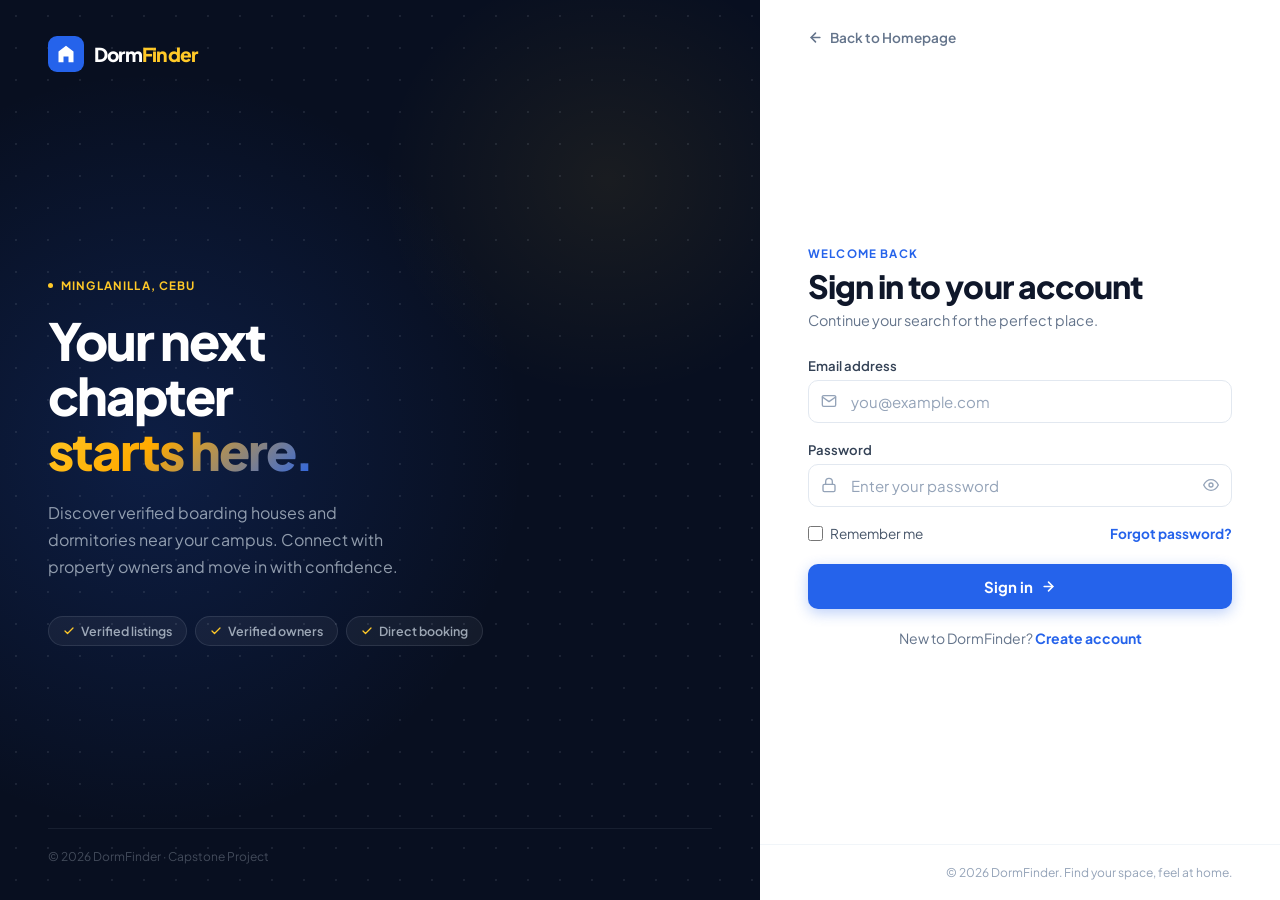
<file: signin.html>
<!DOCTYPE html>
<html lang="en">
<head>
  <meta charset="UTF-8">
  <meta name="viewport" content="width=device-width, initial-scale=1.0">
  <title>Sign In — DormFinder</title>

  <link rel="preconnect" href="https://fonts.googleapis.com">
  <link rel="preconnect" href="https://fonts.gstatic.com" crossorigin>
  <link href="https://fonts.googleapis.com/css2?family=Plus+Jakarta+Sans:wght@400;500;600;700;800&display=swap" rel="stylesheet">
  <style>
    *, *::before, *::after { box-sizing: border-box; margin: 0; padding: 0; }
    body { font-family: 'Plus Jakarta Sans', sans-serif; min-height: 100vh; display: flex; background: #080F20; color: #fff; }
    .left { flex: 1; min-height: 100vh; background: #080F20; display: flex; flex-direction: column; padding: 36px 48px; position: relative; overflow: hidden; }
    .left::before { content: ''; position: absolute; inset: 0; background: radial-gradient(ellipse 70% 60% at 20% 50%, rgba(37,99,235,0.18) 0%, transparent 70%), radial-gradient(ellipse 50% 40% at 80% 20%, rgba(255,201,40,0.07) 0%, transparent 60%); pointer-events: none; z-index: 0; }
    .left::after { content: ''; position: absolute; inset: 0; background-image: radial-gradient(circle, rgba(203,213,225,0.1) 1px, transparent 1px); background-size: 32px 32px; pointer-events: none; z-index: 0; }
    .left > * { position: relative; z-index: 1; }
    .left-logo { display: flex; align-items: center; gap: 10px; text-decoration: none; }
    .left-logo-mark { width: 36px; height: 36px; background: #2563EB; border-radius: 9px; display: flex; align-items: center; justify-content: center; flex-shrink: 0; }
    .left-logo-text { font-size: 1.2rem; font-weight: 800; color: #fff; letter-spacing: -0.04em; }
    .left-logo-text .gold { color: #FFC928; }
    .left-body { flex: 1; display: flex; flex-direction: column; justify-content: center; padding: 48px 0 24px; max-width: 440px; }
    .left-eyebrow { display: inline-flex; align-items: center; gap: 8px; font-size: 0.72rem; font-weight: 700; letter-spacing: 0.1em; text-transform: uppercase; color: #FFC928; margin-bottom: 20px; }
    .left-eyebrow .dot { width: 5px; height: 5px; border-radius: 50%; background: #FFC928; }
    .left-headline { font-size: clamp(2.4rem, 4vw, 3.4rem); font-weight: 800; line-height: 1.08; letter-spacing: -0.04em; margin-bottom: 20px; }
    .left-headline .grad { background: linear-gradient(135deg, #FFC928 0%, #FFAA00 40%, #2563EB 100%); -webkit-background-clip: text; -webkit-text-fill-color: transparent; background-clip: text; }
    .left-desc { font-size: 1rem; color: rgba(203,213,225,0.7); line-height: 1.7; max-width: 360px; margin-bottom: 36px; }
    .left-chips { display: flex; flex-wrap: wrap; gap: 8px; }
    .chip { display: inline-flex; align-items: center; gap: 6px; padding: 6px 14px; border-radius: 100px; font-size: 0.78rem; font-weight: 600; background: rgba(255,255,255,0.05); border: 1px solid rgba(203,213,225,0.12); color: rgba(203,213,225,0.75); }
    .chip svg { color: #FFC928; flex-shrink: 0; }
    .left-footer { font-size: 0.75rem; color: rgba(203,213,225,0.3); border-top: 1px solid rgba(203,213,225,0.08); padding-top: 20px; }
    .right { width: 520px; min-height: 100vh; background: #fff; display: flex; flex-direction: column; position: relative; flex-shrink: 0; overflow-y: auto; }
    .right-top { padding: 28px 48px 0; flex-shrink: 0; }
    .back-link { display: inline-flex; align-items: center; gap: 7px; font-size: 0.85rem; font-weight: 600; color: #64748b; text-decoration: none; transition: color 0.15s; }
    .back-link:hover { color: #0f172a; }
    .back-link svg { flex-shrink: 0; }
    .right-body { flex: 1; display: flex; flex-direction: column; justify-content: center; padding: 32px 48px; }
    .form-eyebrow { font-size: 0.72rem; font-weight: 700; letter-spacing: 0.1em; text-transform: uppercase; color: #2563EB; margin-bottom: 8px; }
    .form-title { font-size: 2rem; font-weight: 800; color: #0f172a; letter-spacing: -0.03em; line-height: 1.1; margin-bottom: 6px; }
    .form-sub { font-size: 0.9rem; color: #64748b; margin-bottom: 28px; }
    .role-grid { display: grid; grid-template-columns: 1fr 1fr; gap: 10px; margin-bottom: 20px; }
    .role-option { position: relative; }
    .role-option input[type="radio"] { position: absolute; opacity: 0; width: 0; height: 0; }
    .role-card { border: 1.5px solid #e2e8f0; border-radius: 12px; padding: 14px 16px; cursor: pointer; transition: border-color 0.15s, background 0.15s, box-shadow 0.15s; background: #fff; display: flex; flex-direction: column; gap: 6px; }
    .role-card:hover { border-color: #2563EB; background: #f8faff; }
    .role-option input:checked + .role-card { border-color: #2563EB; background: #EFF6FF; box-shadow: 0 0 0 3px rgba(37,99,235,0.1); }
    .role-card-icon { width: 32px; height: 32px; border-radius: 8px; background: #f1f5f9; display: flex; align-items: center; justify-content: center; color: #2563EB; }
    .role-option input:checked + .role-card .role-card-icon { background: #DBEAFE; }
    .role-card strong { font-size: 0.875rem; font-weight: 700; color: #0f172a; }
    .role-card span { font-size: 0.775rem; color: #64748b; }
    .fg { margin-bottom: 18px; }
    .fg label { display: block; font-size: 0.82rem; font-weight: 600; color: #334155; margin-bottom: 6px; }
    .input-wrap { position: relative; display: flex; align-items: center; }
    .input-icon { position: absolute; left: 13px; color: #94a3b8; pointer-events: none; display: flex; }
    .input-wrap input { width: 100%; padding: 11px 42px; border: 1.5px solid #e2e8f0; border-radius: 10px; font-size: 0.9375rem; font-family: 'Plus Jakarta Sans', sans-serif; color: #0f172a; outline: none; transition: border-color 0.15s, box-shadow 0.15s; background: #fff; }
    .input-wrap input::placeholder { color: #94a3b8; }
    .input-wrap input:focus { border-color: #2563EB; box-shadow: 0 0 0 3px rgba(37,99,235,0.12); }
    .input-wrap input.error-state { border-color: #ef4444; box-shadow: 0 0 0 3px rgba(239,68,68,0.1); }
    .pw-toggle { position: absolute; right: 13px; color: #94a3b8; cursor: pointer; display: flex; transition: color 0.15s; background: none; border: none; padding: 0; }
    .pw-toggle:hover { color: #475569; }
    .form-options { display: flex; align-items: center; justify-content: space-between; margin-bottom: 22px; font-size: 0.85rem; }
    .remember { display: flex; align-items: center; gap: 7px; color: #475569; cursor: pointer; user-select: none; }
    .remember input[type="checkbox"] { width: 15px; height: 15px; border-radius: 4px; accent-color: #2563EB; cursor: pointer; }
    .forgot { color: #2563EB; text-decoration: none; font-weight: 700; font-size: 0.85rem; }
    .forgot:hover { text-decoration: underline; }
    .terms-row { margin-bottom: 18px; }
    .terms-label { display: flex; align-items: flex-start; gap: 8px; font-size: 0.84rem; color: #475569; cursor: pointer; line-height: 1.5; }
    .terms-label input[type="checkbox"] { width: 15px; height: 15px; margin-top: 2px; border-radius: 4px; accent-color: #2563EB; flex-shrink: 0; cursor: pointer; }
    .terms-label a { color: #2563EB; font-weight: 700; text-decoration: none; }
    .terms-label a:hover { text-decoration: underline; }
    .form-error { display: none; align-items: center; gap: 10px; padding: 11px 14px; background: #fef2f2; border: 1px solid #fecaca; border-radius: 9px; margin-bottom: 16px; font-size: 0.85rem; font-weight: 600; color: #dc2626; }
    .form-error.show { display: flex; }
    .btn-submit { width: 100%; padding: 13px; background: #2563EB; color: #fff; border: none; border-radius: 10px; font-size: 0.9375rem; font-weight: 700; font-family: 'Plus Jakarta Sans', sans-serif; cursor: pointer; display: flex; align-items: center; justify-content: center; gap: 8px; box-shadow: 0 4px 14px rgba(37,99,235,0.3); transition: background 0.15s, transform 0.15s, box-shadow 0.15s, opacity 0.15s; position: relative; }
    .btn-submit:hover:not(:disabled) { background: #1d4ed8; transform: translateY(-1px); box-shadow: 0 6px 20px rgba(37,99,235,0.4); }
    .btn-submit:active:not(:disabled) { transform: translateY(0); }
    .btn-submit:disabled { opacity: 0.65; cursor: not-allowed; }
    .btn-spinner { display: none; width: 16px; height: 16px; border: 2px solid rgba(255,255,255,0.3); border-top-color: #fff; border-radius: 50%; animation: spin 0.6s linear infinite; }
    @keyframes spin { to { transform: rotate(360deg); } }
    .btn-submit.loading .btn-label { display: none; }
    .btn-submit.loading .btn-spinner { display: block; }
    .form-switch { text-align: center; margin-top: 20px; font-size: 0.875rem; color: #64748b; }
    .form-switch a { color: #2563EB; font-weight: 700; text-decoration: none; }
    .form-switch a:hover { text-decoration: underline; }
    .right-footer { padding: 20px 48px; text-align: right; font-size: 0.75rem; color: #94a3b8; border-top: 1px solid #f1f5f9; flex-shrink: 0; }
    @media (max-width: 900px) { .left { display: none; } .right { width: 100%; } }
  </style>
</head>
<body>

  <!-- LEFT BRAND PANEL -->
  <div class="left">
    <a class="left-logo" href="index.html">
      <div class="left-logo-mark">
        <svg width="20" height="20" viewBox="0 0 24 24" fill="white"><path d="M12 2L3 9v13h6v-7h6v7h6V9z"/></svg>
      </div>
      <span class="left-logo-text">Dorm<span class="gold">Finder</span></span>
    </a>

    <div class="left-body">
      <div class="left-eyebrow">
        <span class="dot"></span>
        Minglanilla, Cebu
      </div>

      <h1 class="left-headline">
        Your next<br/>
        chapter<br/>
        <span class="grad">starts here.</span>
      </h1>

      <p class="left-desc">
        Discover verified boarding houses and dormitories near your campus. Connect with property owners and move in with confidence.
      </p>

      <div class="left-chips">
        <span class="chip">
          <svg width="12" height="12" viewBox="0 0 24 24" fill="none" stroke="currentColor" stroke-width="2.5" stroke-linecap="round" stroke-linejoin="round"><polyline points="20 6 9 17 4 12"/></svg>
          Verified listings
        </span>
        <span class="chip">
          <svg width="12" height="12" viewBox="0 0 24 24" fill="none" stroke="currentColor" stroke-width="2.5" stroke-linecap="round" stroke-linejoin="round"><polyline points="20 6 9 17 4 12"/></svg>
          Verified owners
        </span>
        <span class="chip">
          <svg width="12" height="12" viewBox="0 0 24 24" fill="none" stroke="currentColor" stroke-width="2.5" stroke-linecap="round" stroke-linejoin="round"><polyline points="20 6 9 17 4 12"/></svg>
          Direct booking
        </span>
      </div>
    </div>

    <div class="left-footer">
      © 2026 DormFinder · Capstone Project
    </div>
  </div>

  <!-- RIGHT FORM PANEL -->
  <div class="right">
    <div class="right-top">
      <a class="back-link" href="index.html">
        <svg width="15" height="15" viewBox="0 0 24 24" fill="none" stroke="currentColor" stroke-width="2.5" stroke-linecap="round" stroke-linejoin="round"><line x1="19" y1="12" x2="5" y2="12"/><polyline points="12 19 5 12 12 5"/></svg>
        Back to Homepage
      </a>
    </div>

    <div class="right-body">
      <p class="form-eyebrow">Welcome back</p>
      <h2 class="form-title">Sign in to your account</h2>
      <p class="form-sub">Continue your search for the perfect place.</p>

      <!-- Error banner -->
      <div class="form-error" id="form-error" role="alert">
        <svg width="16" height="16" viewBox="0 0 24 24" fill="none" stroke="currentColor" stroke-width="2" stroke-linecap="round" stroke-linejoin="round"><circle cx="12" cy="12" r="10"/><line x1="12" y1="8" x2="12" y2="12"/><line x1="12" y1="16" x2="12.01" y2="16"/></svg>
        <span id="error-msg">Invalid email or password.</span>
      </div>

      <form id="signin-form" novalidate>
        <div class="fg">
          <label for="email">Email address</label>
          <div class="input-wrap">
            <span class="input-icon">
              <svg width="16" height="16" viewBox="0 0 24 24" fill="none" stroke="currentColor" stroke-width="2" stroke-linecap="round" stroke-linejoin="round"><rect x="2" y="4" width="20" height="16" rx="2"/><polyline points="22 6 12 13 2 6"/></svg>
            </span>
            <input type="email" id="email" name="email" placeholder="you@example.com" autocomplete="email" required>
          </div>
        </div>

        <div class="fg">
          <label for="password">Password</label>
          <div class="input-wrap">
            <span class="input-icon">
              <svg width="16" height="16" viewBox="0 0 24 24" fill="none" stroke="currentColor" stroke-width="2" stroke-linecap="round" stroke-linejoin="round"><rect x="3" y="11" width="18" height="11" rx="2" ry="2"/><path d="M7 11V7a5 5 0 0 1 10 0v4"/></svg>
            </span>
            <input type="password" id="password" name="password" placeholder="Enter your password" autocomplete="current-password" required>
            <button type="button" class="pw-toggle" id="toggle-pw" aria-label="Toggle password visibility">
              <svg id="eye-icon" width="16" height="16" viewBox="0 0 24 24" fill="none" stroke="currentColor" stroke-width="2" stroke-linecap="round" stroke-linejoin="round"><path d="M1 12s4-8 11-8 11 8 11 8-4 8-11 8-11-8-11-8z"/><circle cx="12" cy="12" r="3"/></svg>
            </button>
          </div>
        </div>

        <div class="form-options">
          <label class="remember">
            <input type="checkbox" name="remember">
            Remember me
          </label>
          <a href="#" class="forgot">Forgot password?</a>
        </div>

        <button type="submit" class="btn-submit" id="btn-submit">
          <span class="btn-label" style="display:flex;align-items:center;gap:8px">
            Sign in
            <svg width="15" height="15" viewBox="0 0 24 24" fill="none" stroke="currentColor" stroke-width="2.5" stroke-linecap="round" stroke-linejoin="round"><line x1="5" y1="12" x2="19" y2="12"/><polyline points="12 5 19 12 12 19"/></svg>
          </span>
          <span class="btn-spinner"></span>
        </button>
      </form>

      <p class="form-switch">
        New to DormFinder? <a href="signup.html">Create account</a>
      </p>
    </div>

    <div class="right-footer">
      © 2026 DormFinder. Find your space, feel at home.
    </div>
  </div>

  <script>
    // ── Password visibility toggle ────────────────────────
    const pwInput  = document.getElementById('password');
    const toggleBtn = document.getElementById('toggle-pw');
    const eyeIcon  = document.getElementById('eye-icon');

    const EYE_OPEN   = '<path d="M1 12s4-8 11-8 11 8 11 8-4 8-11 8-11-8-11-8z"/><circle cx="12" cy="12" r="3"/>';
    const EYE_CLOSED = '<path d="M17.94 17.94A10.07 10.07 0 0 1 12 20c-7 0-11-8-11-8a18.45 18.45 0 0 1 5.06-5.94"/><path d="M9.9 4.24A9.12 9.12 0 0 1 12 4c7 0 11 8 11 8a18.5 18.5 0 0 1-2.16 3.19"/><line x1="1" y1="1" x2="23" y2="23"/>';

    toggleBtn.addEventListener('click', () => {
      const isHidden = pwInput.type === 'password';
      pwInput.type = isHidden ? 'text' : 'password';
      eyeIcon.innerHTML = isHidden ? EYE_CLOSED : EYE_OPEN;
    });

    // ── Form submission ───────────────────────────────────
    const form      = document.getElementById('signin-form');
    const btn       = document.getElementById('btn-submit');
    const errorBox  = document.getElementById('form-error');
    const errorMsg  = document.getElementById('error-msg');
    let submitting  = false;

    function showError(msg) {
      errorMsg.textContent = msg;
      errorBox.classList.add('show');
    }
    function clearError() {
      errorBox.classList.remove('show');
      document.getElementById('email').classList.remove('error-state');
      document.getElementById('password').classList.remove('error-state');
    }

    form.addEventListener('submit', async function(e) {
      e.preventDefault();
      if (submitting) return;          // prevent duplicate submissions

      clearError();

      const email    = document.getElementById('email').value.trim();
      const password = document.getElementById('password').value;

      // Client-side validation
      if (!email) {
        document.getElementById('email').classList.add('error-state');
        showError('Please enter your email address.');
        return;
      }
      if (!password) {
        document.getElementById('password').classList.add('error-state');
        showError('Please enter your password.');
        return;
      }

      submitting = true;
      btn.classList.add('loading');
      btn.disabled = true;

      try {
        const response = await fetch('/api/signin', {
          method: 'POST',
          headers: { 'Content-Type': 'application/json' },
          body: JSON.stringify({ email, password })
        });

        const data = await response.json();

        if (response.ok && data.success) {
          localStorage.setItem('df_user', JSON.stringify(data.user));
          const routes = { owner: 'owner-dashboard.html', admin: 'admin-dashboard.html' };
          window.location.href = routes[data.user.role] || 'student-dashboard.html';
        } else {
          showError(data.message || 'Invalid email or password.');
          document.getElementById('email').classList.add('error-state');
          document.getElementById('password').classList.add('error-state');
          submitting = false;
          btn.classList.remove('loading');
          btn.disabled = false;
        }
      } catch (err) {
        showError('Could not connect to the server. Please try again.');
        submitting = false;
        btn.classList.remove('loading');
        btn.disabled = false;
      }
    });

    // Clear error styling on input
    ['email','password'].forEach(id => {
      document.getElementById(id).addEventListener('input', () => {
        document.getElementById(id).classList.remove('error-state');
        if (!document.querySelector('.input-wrap input.error-state')) clearError();
      });
    });
  </script>
</body>
</html>
</file>
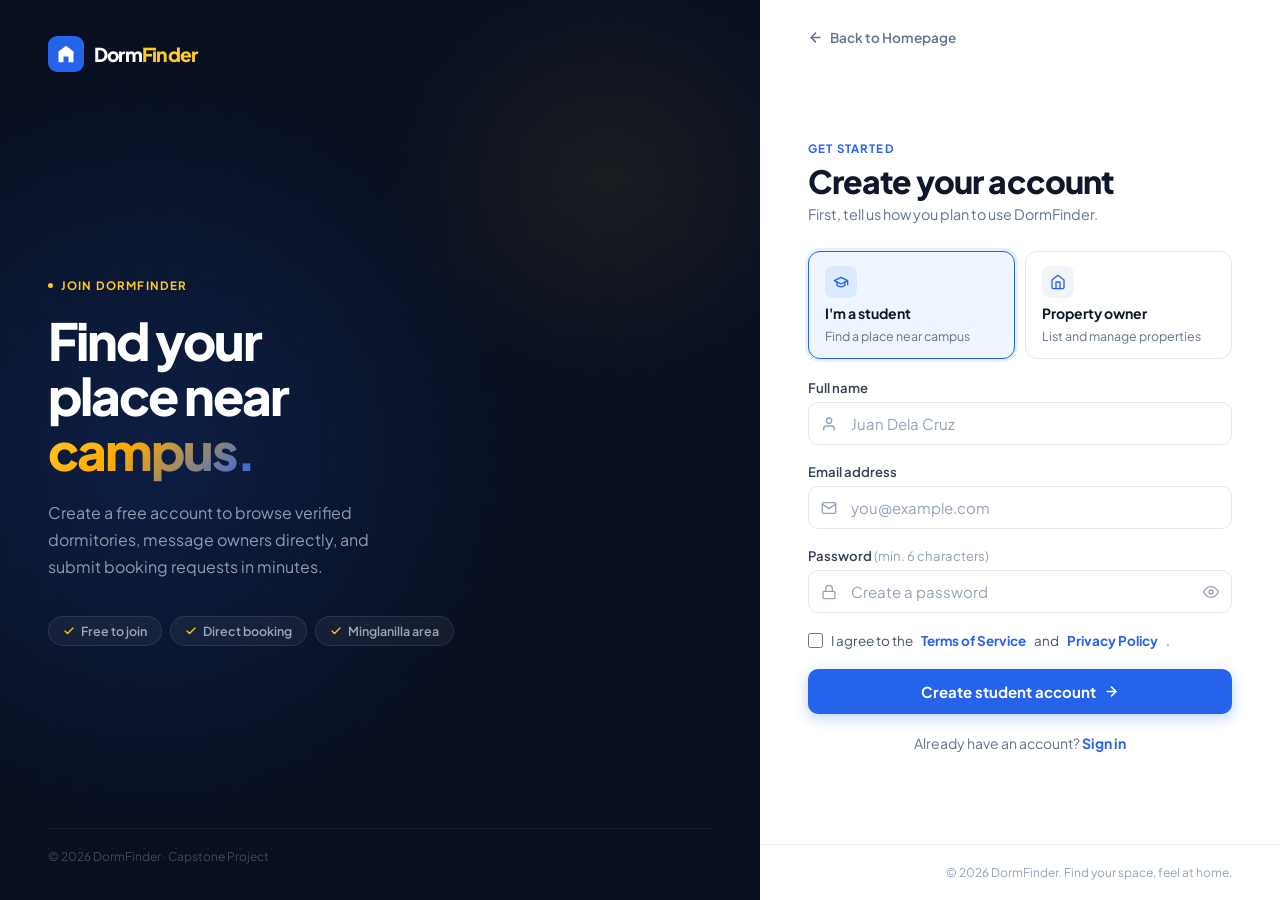
<file: signup.html>
<!DOCTYPE html>
<html lang="en">
<head>
  <meta charset="UTF-8">
  <meta name="viewport" content="width=device-width, initial-scale=1.0">
  <title>Create Account — DormFinder</title>

  <link rel="preconnect" href="https://fonts.googleapis.com">
  <link rel="preconnect" href="https://fonts.gstatic.com" crossorigin>
  <link href="https://fonts.googleapis.com/css2?family=Plus+Jakarta+Sans:wght@400;500;600;700;800&display=swap" rel="stylesheet">
  <style>
    *, *::before, *::after { box-sizing: border-box; margin: 0; padding: 0; }
    body { font-family: 'Plus Jakarta Sans', sans-serif; min-height: 100vh; display: flex; background: #080F20; color: #fff; }
    .left { flex: 1; min-height: 100vh; background: #080F20; display: flex; flex-direction: column; padding: 36px 48px; position: relative; overflow: hidden; }
    .left::before { content: ''; position: absolute; inset: 0; background: radial-gradient(ellipse 70% 60% at 20% 50%, rgba(37,99,235,0.18) 0%, transparent 70%), radial-gradient(ellipse 50% 40% at 80% 20%, rgba(255,201,40,0.07) 0%, transparent 60%); pointer-events: none; z-index: 0; }
    .left::after { content: ''; position: absolute; inset: 0; background-image: radial-gradient(circle, rgba(203,213,225,0.1) 1px, transparent 1px); background-size: 32px 32px; pointer-events: none; z-index: 0; }
    .left > * { position: relative; z-index: 1; }
    .left-logo { display: flex; align-items: center; gap: 10px; text-decoration: none; }
    .left-logo-mark { width: 36px; height: 36px; background: #2563EB; border-radius: 9px; display: flex; align-items: center; justify-content: center; flex-shrink: 0; }
    .left-logo-text { font-size: 1.2rem; font-weight: 800; color: #fff; letter-spacing: -0.04em; }
    .left-logo-text .gold { color: #FFC928; }
    .left-body { flex: 1; display: flex; flex-direction: column; justify-content: center; padding: 48px 0 24px; max-width: 440px; }
    .left-eyebrow { display: inline-flex; align-items: center; gap: 8px; font-size: 0.72rem; font-weight: 700; letter-spacing: 0.1em; text-transform: uppercase; color: #FFC928; margin-bottom: 20px; }
    .left-eyebrow .dot { width: 5px; height: 5px; border-radius: 50%; background: #FFC928; }
    .left-headline { font-size: clamp(2.4rem, 4vw, 3.4rem); font-weight: 800; line-height: 1.08; letter-spacing: -0.04em; margin-bottom: 20px; }
    .left-headline .grad { background: linear-gradient(135deg, #FFC928 0%, #FFAA00 40%, #2563EB 100%); -webkit-background-clip: text; -webkit-text-fill-color: transparent; background-clip: text; }
    .left-desc { font-size: 1rem; color: rgba(203,213,225,0.7); line-height: 1.7; max-width: 360px; margin-bottom: 36px; }
    .left-chips { display: flex; flex-wrap: wrap; gap: 8px; }
    .chip { display: inline-flex; align-items: center; gap: 6px; padding: 6px 14px; border-radius: 100px; font-size: 0.78rem; font-weight: 600; background: rgba(255,255,255,0.05); border: 1px solid rgba(203,213,225,0.12); color: rgba(203,213,225,0.75); }
    .chip svg { color: #FFC928; flex-shrink: 0; }
    .left-footer { font-size: 0.75rem; color: rgba(203,213,225,0.3); border-top: 1px solid rgba(203,213,225,0.08); padding-top: 20px; }
    .right { width: 520px; min-height: 100vh; background: #fff; display: flex; flex-direction: column; position: relative; flex-shrink: 0; overflow-y: auto; }
    .right-top { padding: 28px 48px 0; flex-shrink: 0; }
    .back-link { display: inline-flex; align-items: center; gap: 7px; font-size: 0.85rem; font-weight: 600; color: #64748b; text-decoration: none; transition: color 0.15s; }
    .back-link:hover { color: #0f172a; }
    .back-link svg { flex-shrink: 0; }
    .right-body { flex: 1; display: flex; flex-direction: column; justify-content: center; padding: 32px 48px; }
    .form-eyebrow { font-size: 0.72rem; font-weight: 700; letter-spacing: 0.1em; text-transform: uppercase; color: #2563EB; margin-bottom: 8px; }
    .form-title { font-size: 2rem; font-weight: 800; color: #0f172a; letter-spacing: -0.03em; line-height: 1.1; margin-bottom: 6px; }
    .form-sub { font-size: 0.9rem; color: #64748b; margin-bottom: 28px; }
    .role-grid { display: grid; grid-template-columns: 1fr 1fr; gap: 10px; margin-bottom: 20px; }
    .role-option { position: relative; }
    .role-option input[type="radio"] { position: absolute; opacity: 0; width: 0; height: 0; }
    .role-card { border: 1.5px solid #e2e8f0; border-radius: 12px; padding: 14px 16px; cursor: pointer; transition: border-color 0.15s, background 0.15s, box-shadow 0.15s; background: #fff; display: flex; flex-direction: column; gap: 6px; }
    .role-card:hover { border-color: #2563EB; background: #f8faff; }
    .role-option input:checked + .role-card { border-color: #2563EB; background: #EFF6FF; box-shadow: 0 0 0 3px rgba(37,99,235,0.1); }
    .role-card-icon { width: 32px; height: 32px; border-radius: 8px; background: #f1f5f9; display: flex; align-items: center; justify-content: center; color: #2563EB; }
    .role-option input:checked + .role-card .role-card-icon { background: #DBEAFE; }
    .role-card strong { font-size: 0.875rem; font-weight: 700; color: #0f172a; }
    .role-card span { font-size: 0.775rem; color: #64748b; }
    .fg { margin-bottom: 18px; }
    .fg label { display: block; font-size: 0.82rem; font-weight: 600; color: #334155; margin-bottom: 6px; }
    .input-wrap { position: relative; display: flex; align-items: center; }
    .input-icon { position: absolute; left: 13px; color: #94a3b8; pointer-events: none; display: flex; }
    .input-wrap input { width: 100%; padding: 11px 42px; border: 1.5px solid #e2e8f0; border-radius: 10px; font-size: 0.9375rem; font-family: 'Plus Jakarta Sans', sans-serif; color: #0f172a; outline: none; transition: border-color 0.15s, box-shadow 0.15s; background: #fff; }
    .input-wrap input::placeholder { color: #94a3b8; }
    .input-wrap input:focus { border-color: #2563EB; box-shadow: 0 0 0 3px rgba(37,99,235,0.12); }
    .input-wrap input.error-state { border-color: #ef4444; box-shadow: 0 0 0 3px rgba(239,68,68,0.1); }
    .pw-toggle { position: absolute; right: 13px; color: #94a3b8; cursor: pointer; display: flex; transition: color 0.15s; background: none; border: none; padding: 0; }
    .pw-toggle:hover { color: #475569; }
    .form-options { display: flex; align-items: center; justify-content: space-between; margin-bottom: 22px; font-size: 0.85rem; }
    .remember { display: flex; align-items: center; gap: 7px; color: #475569; cursor: pointer; user-select: none; }
    .remember input[type="checkbox"] { width: 15px; height: 15px; border-radius: 4px; accent-color: #2563EB; cursor: pointer; }
    .forgot { color: #2563EB; text-decoration: none; font-weight: 700; font-size: 0.85rem; }
    .forgot:hover { text-decoration: underline; }
    .terms-row { margin-bottom: 18px; }
    .terms-label { display: flex; align-items: flex-start; gap: 8px; font-size: 0.84rem; color: #475569; cursor: pointer; line-height: 1.5; }
    .terms-label input[type="checkbox"] { width: 15px; height: 15px; margin-top: 2px; border-radius: 4px; accent-color: #2563EB; flex-shrink: 0; cursor: pointer; }
    .terms-label a { color: #2563EB; font-weight: 700; text-decoration: none; }
    .terms-label a:hover { text-decoration: underline; }
    .form-error { display: none; align-items: center; gap: 10px; padding: 11px 14px; background: #fef2f2; border: 1px solid #fecaca; border-radius: 9px; margin-bottom: 16px; font-size: 0.85rem; font-weight: 600; color: #dc2626; }
    .form-error.show { display: flex; }
    .btn-submit { width: 100%; padding: 13px; background: #2563EB; color: #fff; border: none; border-radius: 10px; font-size: 0.9375rem; font-weight: 700; font-family: 'Plus Jakarta Sans', sans-serif; cursor: pointer; display: flex; align-items: center; justify-content: center; gap: 8px; box-shadow: 0 4px 14px rgba(37,99,235,0.3); transition: background 0.15s, transform 0.15s, box-shadow 0.15s, opacity 0.15s; position: relative; }
    .btn-submit:hover:not(:disabled) { background: #1d4ed8; transform: translateY(-1px); box-shadow: 0 6px 20px rgba(37,99,235,0.4); }
    .btn-submit:active:not(:disabled) { transform: translateY(0); }
    .btn-submit:disabled { opacity: 0.65; cursor: not-allowed; }
    .btn-spinner { display: none; width: 16px; height: 16px; border: 2px solid rgba(255,255,255,0.3); border-top-color: #fff; border-radius: 50%; animation: spin 0.6s linear infinite; }
    @keyframes spin { to { transform: rotate(360deg); } }
    .btn-submit.loading .btn-label { display: none; }
    .btn-submit.loading .btn-spinner { display: block; }
    .form-switch { text-align: center; margin-top: 20px; font-size: 0.875rem; color: #64748b; }
    .form-switch a { color: #2563EB; font-weight: 700; text-decoration: none; }
    .form-switch a:hover { text-decoration: underline; }
    .right-footer { padding: 20px 48px; text-align: right; font-size: 0.75rem; color: #94a3b8; border-top: 1px solid #f1f5f9; flex-shrink: 0; }
    @media (max-width: 900px) { .left { display: none; } .right { width: 100%; } }
  </style>
</head>
<body>

  <!-- LEFT BRAND PANEL -->
  <div class="left">
    <a class="left-logo" href="index.html">
      <div class="left-logo-mark">
        <svg width="20" height="20" viewBox="0 0 24 24" fill="white"><path d="M12 2L3 9v13h6v-7h6v7h6V9z"/></svg>
      </div>
      <span class="left-logo-text">Dorm<span class="gold">Finder</span></span>
    </a>

    <div class="left-body">
      <div class="left-eyebrow">
        <span class="dot"></span>
        Join DormFinder
      </div>

      <h1 class="left-headline">
        Find your<br/>
        place near<br/>
        <span class="grad">campus.</span>
      </h1>

      <p class="left-desc">
        Create a free account to browse verified dormitories, message owners directly, and submit booking requests in minutes.
      </p>

      <div class="left-chips">
        <span class="chip">
          <svg width="12" height="12" viewBox="0 0 24 24" fill="none" stroke="currentColor" stroke-width="2.5" stroke-linecap="round" stroke-linejoin="round"><polyline points="20 6 9 17 4 12"/></svg>
          Free to join
        </span>
        <span class="chip">
          <svg width="12" height="12" viewBox="0 0 24 24" fill="none" stroke="currentColor" stroke-width="2.5" stroke-linecap="round" stroke-linejoin="round"><polyline points="20 6 9 17 4 12"/></svg>
          Direct booking
        </span>
        <span class="chip">
          <svg width="12" height="12" viewBox="0 0 24 24" fill="none" stroke="currentColor" stroke-width="2.5" stroke-linecap="round" stroke-linejoin="round"><polyline points="20 6 9 17 4 12"/></svg>
          Minglanilla area
        </span>
      </div>
    </div>

    <div class="left-footer">
      © 2026 DormFinder · Capstone Project
    </div>
  </div>

  <!-- RIGHT FORM PANEL -->
  <div class="right">
    <div class="right-top">
      <a class="back-link" href="index.html">
        <svg width="15" height="15" viewBox="0 0 24 24" fill="none" stroke="currentColor" stroke-width="2.5" stroke-linecap="round" stroke-linejoin="round"><line x1="19" y1="12" x2="5" y2="12"/><polyline points="12 19 5 12 12 5"/></svg>
        Back to Homepage
      </a>
    </div>

    <div class="right-body">
      <p class="form-eyebrow">Get started</p>
      <h2 class="form-title">Create your account</h2>
      <p class="form-sub">First, tell us how you plan to use DormFinder.</p>

      <div class="form-error" id="form-error" role="alert">
        <svg width="16" height="16" viewBox="0 0 24 24" fill="none" stroke="currentColor" stroke-width="2" stroke-linecap="round" stroke-linejoin="round"><circle cx="12" cy="12" r="10"/><line x1="12" y1="8" x2="12" y2="12"/><line x1="12" y1="16" x2="12.01" y2="16"/></svg>
        <span id="error-msg">Something went wrong.</span>
      </div>

      <form id="signup-form" novalidate>
        <!-- Role selector -->
        <div class="role-grid">
          <label class="role-option">
            <input type="radio" name="account_type" value="student" checked>
            <div class="role-card">
              <div class="role-card-icon">
                <svg width="16" height="16" viewBox="0 0 24 24" fill="none" stroke="currentColor" stroke-width="2" stroke-linecap="round" stroke-linejoin="round"><path d="M22 10v6M2 10l10-5 10 5-10 5z"/><path d="M6 12v5c3 3 9 3 12 0v-5"/></svg>
              </div>
              <strong>I'm a student</strong>
              <span>Find a place near campus</span>
            </div>
          </label>
          <label class="role-option">
            <input type="radio" name="account_type" value="owner">
            <div class="role-card">
              <div class="role-card-icon">
                <svg width="16" height="16" viewBox="0 0 24 24" fill="none" stroke="currentColor" stroke-width="2" stroke-linecap="round" stroke-linejoin="round"><path d="M3 9l9-7 9 7v11a2 2 0 0 1-2 2H5a2 2 0 0 1-2-2z"/><polyline points="9 22 9 12 15 12 15 22"/></svg>
              </div>
              <strong>Property owner</strong>
              <span>List and manage properties</span>
            </div>
          </label>
        </div>

        <div class="fg">
          <label for="fullname">Full name</label>
          <div class="input-wrap">
            <span class="input-icon">
              <svg width="16" height="16" viewBox="0 0 24 24" fill="none" stroke="currentColor" stroke-width="2" stroke-linecap="round" stroke-linejoin="round"><path d="M20 21v-2a4 4 0 0 0-4-4H8a4 4 0 0 0-4 4v2"/><circle cx="12" cy="7" r="4"/></svg>
            </span>
            <input type="text" id="fullname" name="fullname" placeholder="Juan Dela Cruz" autocomplete="name" required>
          </div>
        </div>

        <div class="fg">
          <label for="email">Email address</label>
          <div class="input-wrap">
            <span class="input-icon">
              <svg width="16" height="16" viewBox="0 0 24 24" fill="none" stroke="currentColor" stroke-width="2" stroke-linecap="round" stroke-linejoin="round"><rect x="2" y="4" width="20" height="16" rx="2"/><polyline points="22 6 12 13 2 6"/></svg>
            </span>
            <input type="email" id="email" name="email" placeholder="you@example.com" autocomplete="email" required>
          </div>
        </div>

        <div class="fg">
          <label for="password">Password <span style="color:#94a3b8;font-weight:400">(min. 6 characters)</span></label>
          <div class="input-wrap">
            <span class="input-icon">
              <svg width="16" height="16" viewBox="0 0 24 24" fill="none" stroke="currentColor" stroke-width="2" stroke-linecap="round" stroke-linejoin="round"><rect x="3" y="11" width="18" height="11" rx="2" ry="2"/><path d="M7 11V7a5 5 0 0 1 10 0v4"/></svg>
            </span>
            <input type="password" id="password" name="password" placeholder="Create a password" autocomplete="new-password" required minlength="6">
            <button type="button" class="pw-toggle" id="toggle-pw" aria-label="Toggle password visibility">
              <svg id="eye-icon" width="16" height="16" viewBox="0 0 24 24" fill="none" stroke="currentColor" stroke-width="2" stroke-linecap="round" stroke-linejoin="round"><path d="M1 12s4-8 11-8 11 8 11 8-4 8-11 8-11-8-11-8z"/><circle cx="12" cy="12" r="3"/></svg>
            </button>
          </div>
        </div>

        <div class="terms-row">
          <label class="terms-label">
            <input type="checkbox" id="terms" name="terms" required>
            I agree to the <a href="#">Terms of Service</a> and <a href="#">Privacy Policy</a>.
          </label>
        </div>

        <button type="submit" class="btn-submit" id="btn-submit">
          <span class="btn-label" id="btn-label" style="display:flex;align-items:center;gap:8px">
            Create student account
            <svg width="15" height="15" viewBox="0 0 24 24" fill="none" stroke="currentColor" stroke-width="2.5" stroke-linecap="round" stroke-linejoin="round"><line x1="5" y1="12" x2="19" y2="12"/><polyline points="12 5 19 12 12 19"/></svg>
          </span>
          <span class="btn-spinner"></span>
        </button>
      </form>

      <p class="form-switch">
        Already have an account? <a href="signin.html">Sign in</a>
      </p>
    </div>

    <div class="right-footer">
      © 2026 DormFinder. Find your space, feel at home.
    </div>
  </div>

  <script>
    // ── Role selector: update button label ───────────────
    const btnLabel = document.getElementById('btn-label');
    document.querySelectorAll('input[name="account_type"]').forEach(radio => {
      radio.addEventListener('change', () => {
        btnLabel.innerHTML = radio.value === 'owner'
          ? 'Create owner account <svg width="15" height="15" viewBox="0 0 24 24" fill="none" stroke="currentColor" stroke-width="2.5" stroke-linecap="round" stroke-linejoin="round"><line x1="5" y1="12" x2="19" y2="12"/><polyline points="12 5 19 12 12 19"/></svg>'
          : 'Create student account <svg width="15" height="15" viewBox="0 0 24 24" fill="none" stroke="currentColor" stroke-width="2.5" stroke-linecap="round" stroke-linejoin="round"><line x1="5" y1="12" x2="19" y2="12"/><polyline points="12 5 19 12 12 19"/></svg>';
      });
    });

    // ── Password visibility toggle ────────────────────────
    const pwInput  = document.getElementById('password');
    const toggleBtn = document.getElementById('toggle-pw');
    const eyeIcon  = document.getElementById('eye-icon');
    const EYE_OPEN   = '<path d="M1 12s4-8 11-8 11 8 11 8-4 8-11 8-11-8-11-8z"/><circle cx="12" cy="12" r="3"/>';
    const EYE_CLOSED = '<path d="M17.94 17.94A10.07 10.07 0 0 1 12 20c-7 0-11-8-11-8a18.45 18.45 0 0 1 5.06-5.94"/><path d="M9.9 4.24A9.12 9.12 0 0 1 12 4c7 0 11 8 11 8a18.5 18.5 0 0 1-2.16 3.19"/><line x1="1" y1="1" x2="23" y2="23"/>';

    toggleBtn.addEventListener('click', () => {
      const isHidden = pwInput.type === 'password';
      pwInput.type = isHidden ? 'text' : 'password';
      eyeIcon.innerHTML = isHidden ? EYE_CLOSED : EYE_OPEN;
    });

    // ── Form submission ───────────────────────────────────
    const form     = document.getElementById('signup-form');
    const btn      = document.getElementById('btn-submit');
    const errorBox = document.getElementById('form-error');
    const errorMsg = document.getElementById('error-msg');
    let submitting = false;

    function showError(msg) {
      errorMsg.textContent = msg;
      errorBox.classList.add('show');
    }
    function clearError() {
      errorBox.classList.remove('show');
      ['fullname','email','password'].forEach(id => {
        const el = document.getElementById(id);
        if (el) el.classList.remove('error-state');
      });
    }

    form.addEventListener('submit', async function(e) {
      e.preventDefault();
      if (submitting) return;    // prevent duplicate submissions

      clearError();

      const fullname = document.getElementById('fullname').value.trim();
      const email    = document.getElementById('email').value.trim();
      const password = document.getElementById('password').value;
      const role     = document.querySelector('input[name="account_type"]:checked').value;
      const terms    = document.getElementById('terms').checked;

      // Client-side validation
      if (!fullname) {
        document.getElementById('fullname').classList.add('error-state');
        showError('Please enter your full name.');
        return;
      }
      if (!email) {
        document.getElementById('email').classList.add('error-state');
        showError('Please enter your email address.');
        return;
      }
      if (password.length < 6) {
        document.getElementById('password').classList.add('error-state');
        showError('Password must be at least 6 characters.');
        return;
      }
      if (!terms) {
        showError('Please agree to the Terms of Service to continue.');
        return;
      }

      submitting = true;
      btn.classList.add('loading');
      btn.disabled = true;

      try {
        const response = await fetch('/api/signup', {
          method: 'POST',
          headers: { 'Content-Type': 'application/json' },
          body: JSON.stringify({ fullname, email, password, role })
        });

        const data = await response.json();

        if (response.ok && data.success) {
          window.location.href = 'signin.html';
        } else {
          showError(data.message || 'Could not create account. Please try again.');
          if (data.message && data.message.toLowerCase().includes('email')) {
            document.getElementById('email').classList.add('error-state');
          }
          submitting = false;
          btn.classList.remove('loading');
          btn.disabled = false;
        }
      } catch (err) {
        showError('Could not connect to the server. Please try again.');
        submitting = false;
        btn.classList.remove('loading');
        btn.disabled = false;
      }
    });

    // Clear error on input
    ['fullname','email','password'].forEach(id => {
      const el = document.getElementById(id);
      if (el) el.addEventListener('input', () => {
        el.classList.remove('error-state');
        if (!document.querySelector('.input-wrap input.error-state')) clearError();
      });
    });
  </script>
</body>
</html>
</file>
